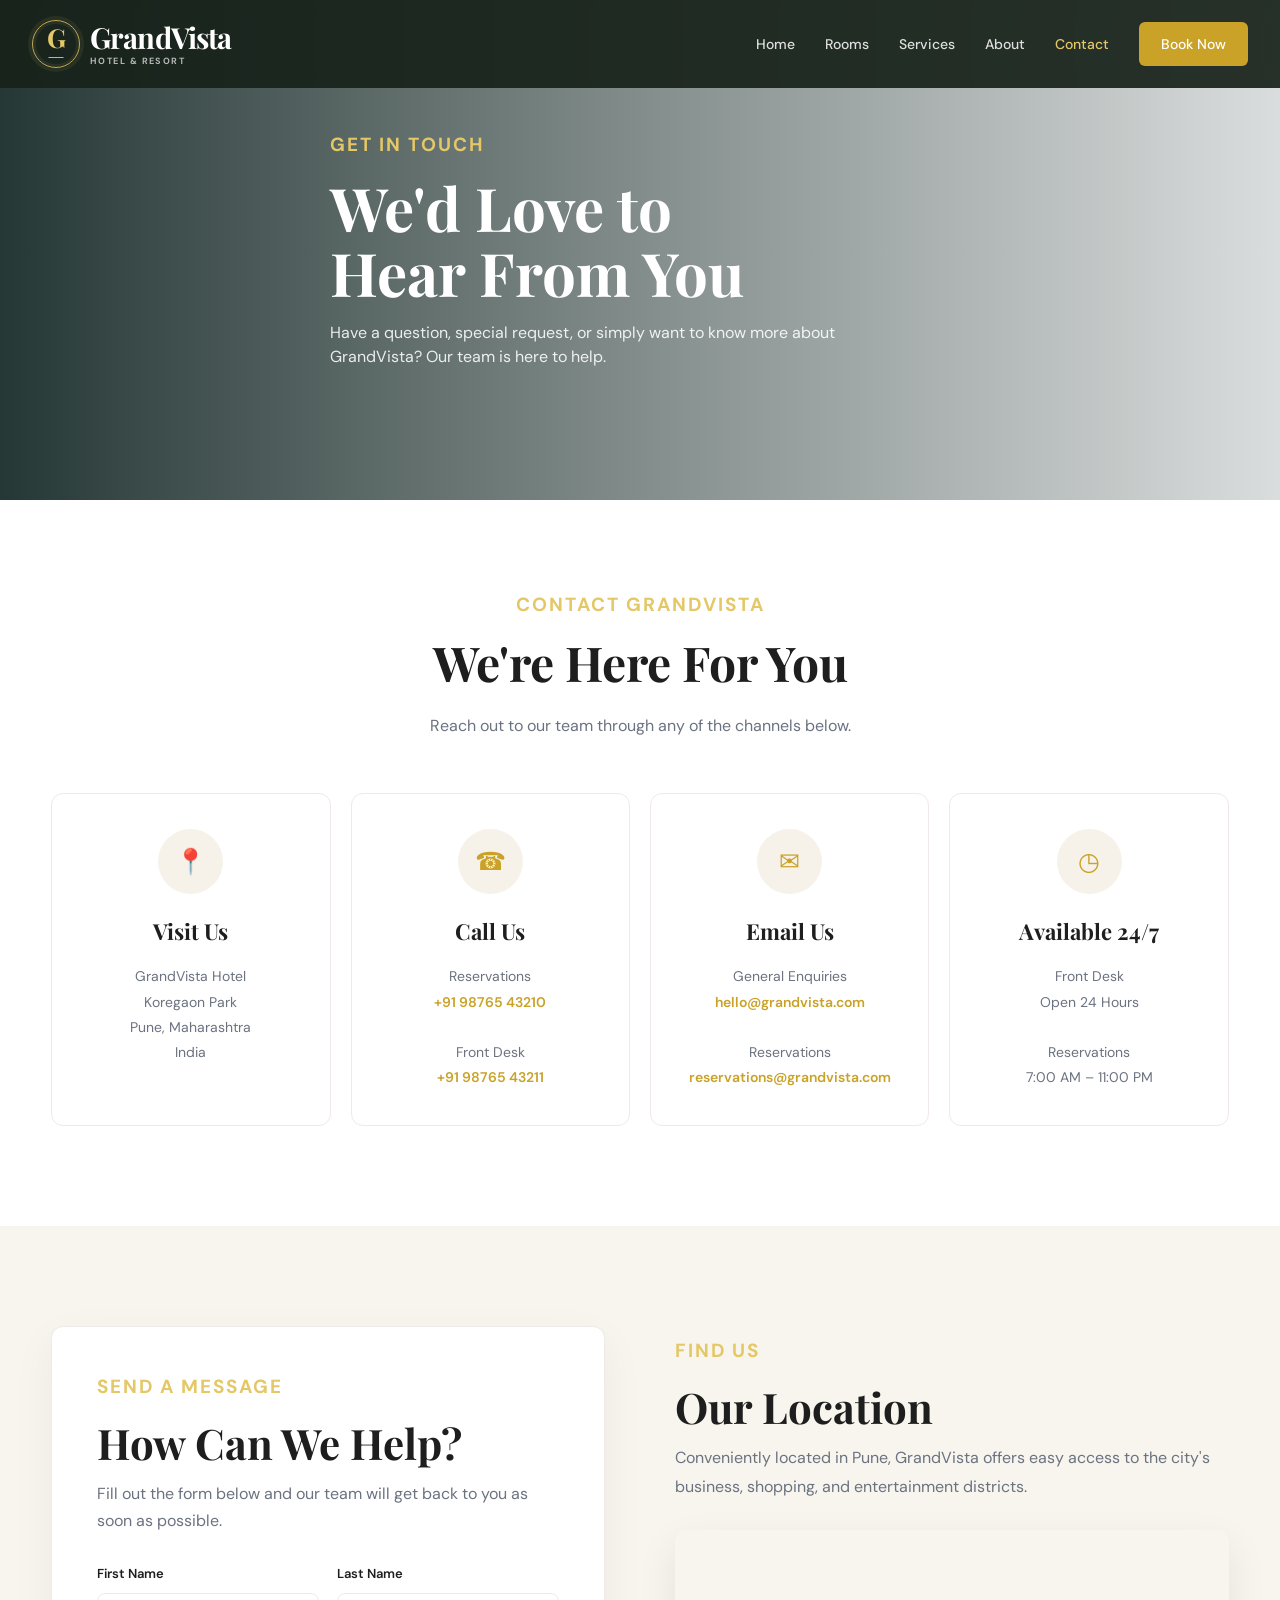
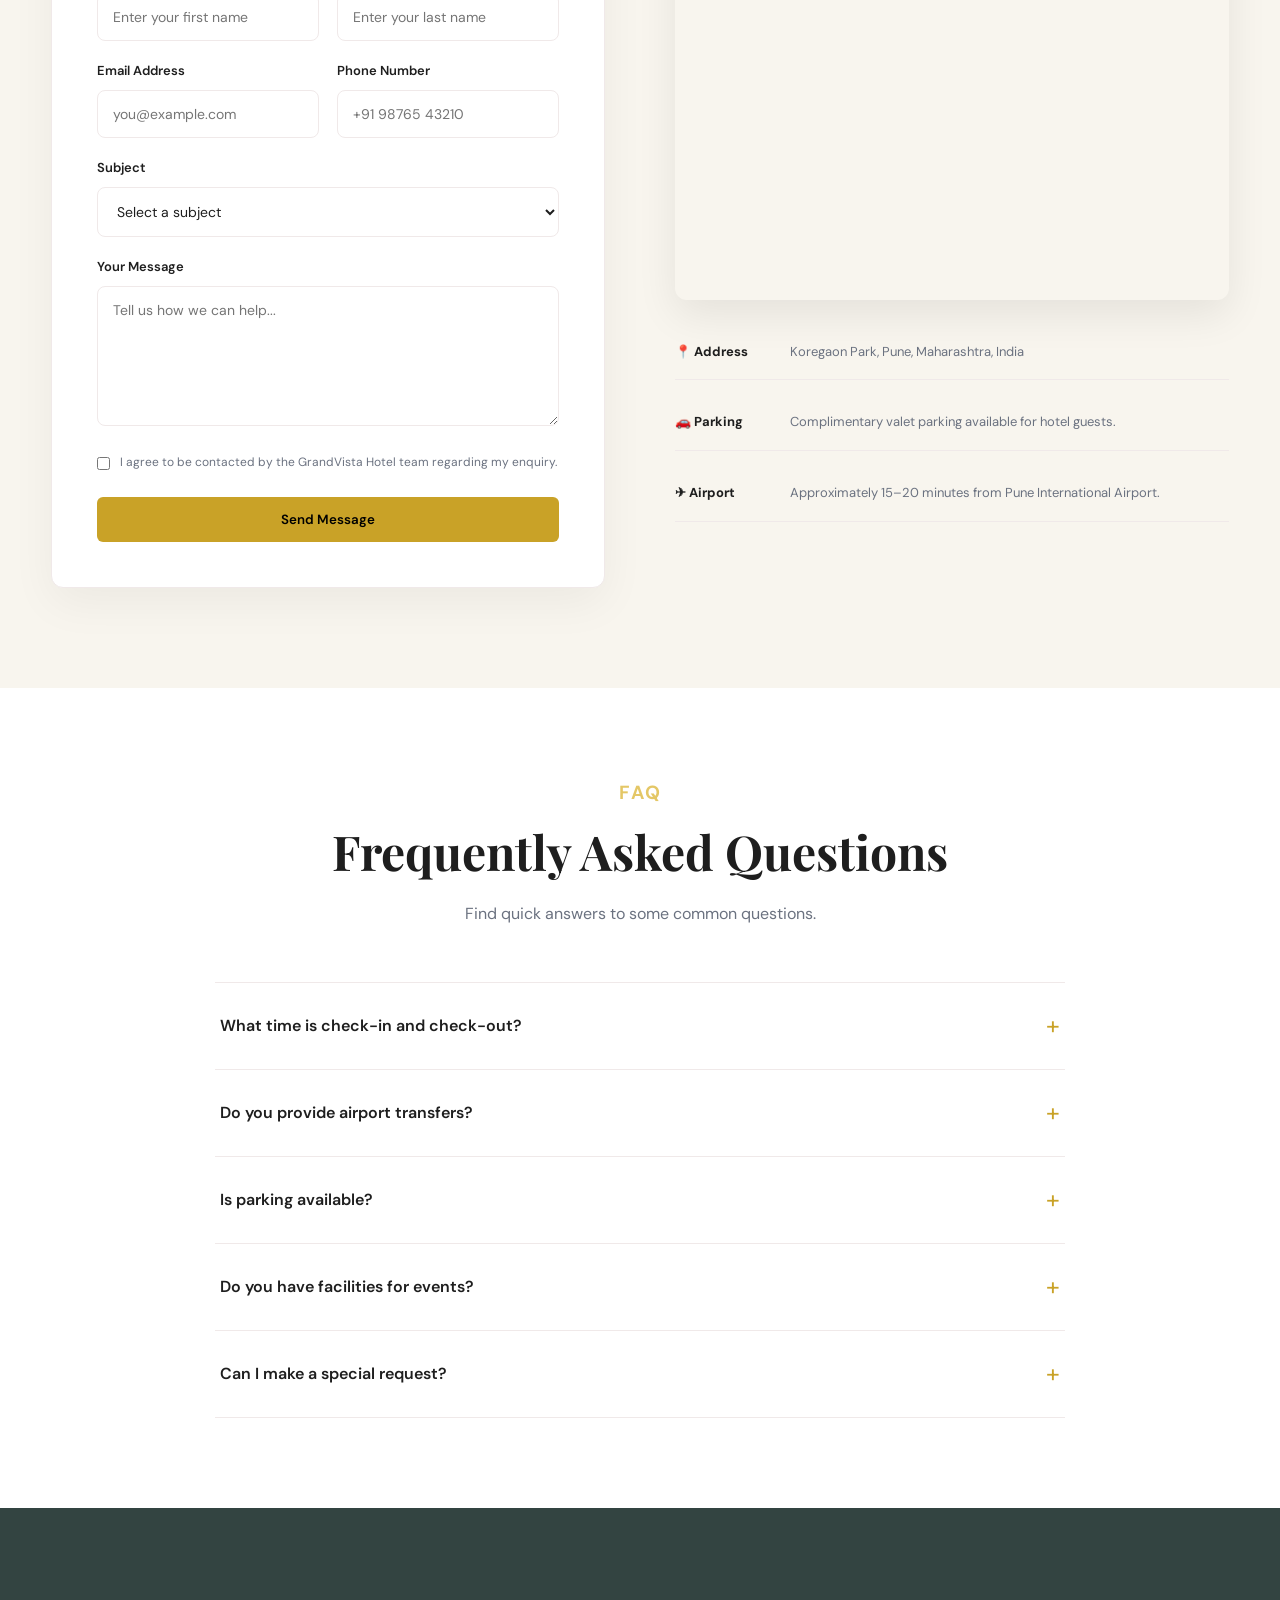
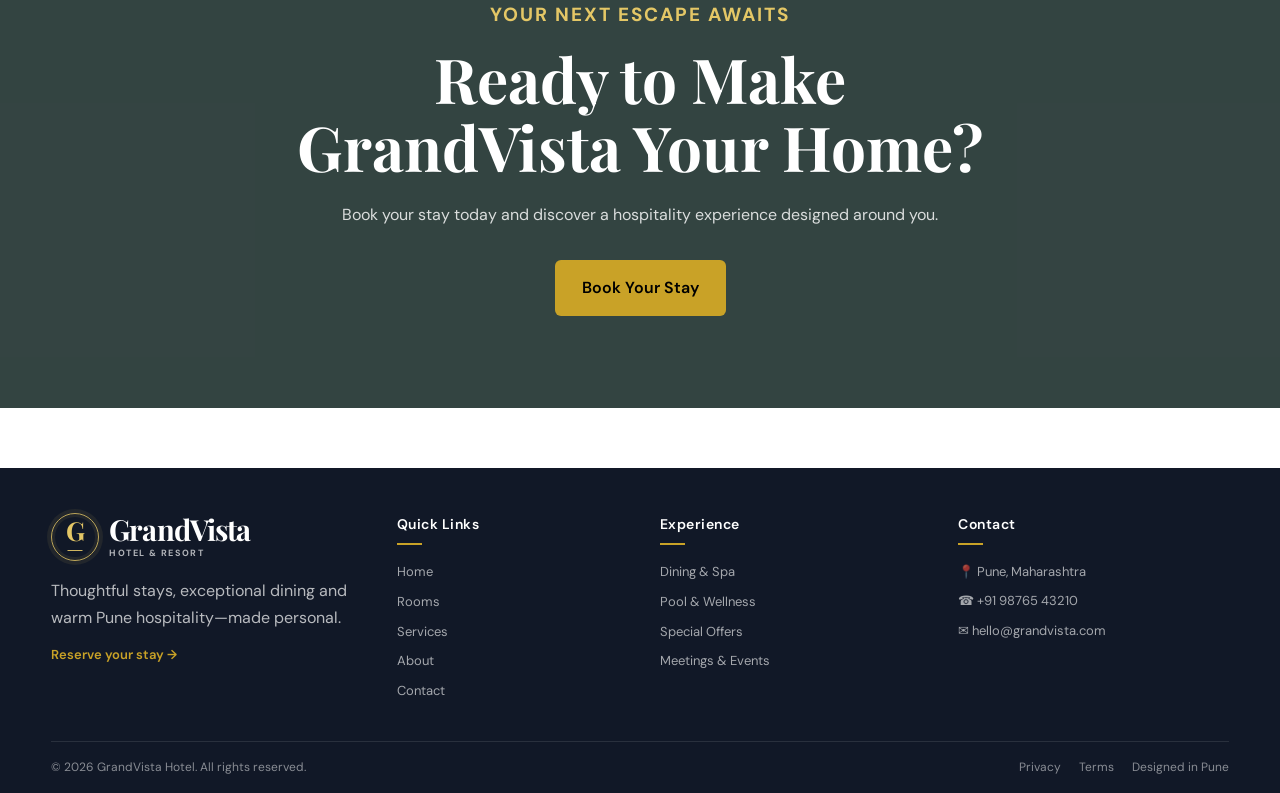
<file: frontend/pages/contact.html>
<!DOCTYPE html>
<html lang="en">

<head>

    <meta charset="UTF-8">

    <meta name="viewport" content="width=device-width, initial-scale=1.0">

    <title>Contact Us | GrandVista Hotel</title>

    <!-- Google Fonts -->
    <link rel="preconnect" href="https://fonts.googleapis.com">
    <link rel="preconnect" href="https://fonts.gstatic.com" crossorigin>

    <link
        href="https://fonts.googleapis.com/css2?family=DM+Sans:wght@400;500;600;700&family=Playfair+Display:wght@500;600;700&display=swap"
        rel="stylesheet"
    >

    <!-- Main CSS -->
    <link rel="stylesheet" href="../css/style.css">

    <!-- Contact CSS -->
    <link rel="stylesheet" href="../css/contact.css">

</head>

<body class="contact-page">


<!-- =========================================
     HEADER
========================================= -->

<header class="header">

    <div class="container navbar">

        <a href="../index.html" class="logo">

            <span class="logo-icon">
                G
            </span>

            <span class="logo-text">

                <strong>
                    GrandVista
                </strong>

                <small>
                    HOTEL & RESORT
                </small>

            </span>

        </a>


        <nav class="nav-menu">

            <a href="../index.html">
                Home
            </a>

            <a href="rooms.html">
                Rooms
            </a>

            <a href="services.html">
                Services
            </a>

            <a href="about.html">
                About
            </a>

            <a href="contact.html" class="active">
                Contact
            </a>

            <a href="booking.html" class="nav-btn">
                Book Now
            </a>

        </nav>


        <button class="menu-toggle" id="menuToggle">
            ☰
        </button>

    </div>

</header>



<!-- =========================================
     CONTACT HERO
========================================= -->

<section class="contact-hero">

    <div class="contact-hero-overlay"></div>

    <div class="container contact-hero-content">

        <p class="section-label">
            GET IN TOUCH
        </p>

        <h1>
            We'd Love to<br>
            Hear From You
        </h1>

        <p>
            Have a question, special request, or simply
            want to know more about GrandVista?
            Our team is here to help.
        </p>

    </div>

</section>



<!-- =========================================
     CONTACT INFORMATION
========================================= -->

<section class="section contact-info-section">

    <div class="container">

        <div class="section-heading centered">

            <p class="section-label">
                CONTACT GRANDVISTA
            </p>

            <h2>
                We're Here For You
            </h2>

            <p>
                Reach out to our team through any of the
                channels below.
            </p>

        </div>


        <div class="contact-info-grid">


            <!-- LOCATION -->

            <div class="contact-info-card">

                <div class="contact-icon">
                    📍
                </div>

                <h3>
                    Visit Us
                </h3>

                <p>
                    GrandVista Hotel
                    <br>
                    Koregaon Park
                    <br>
                    Pune, Maharashtra
                    <br>
                    India
                </p>

            </div>


            <!-- PHONE -->

            <div class="contact-info-card">

                <div class="contact-icon">
                    ☎
                </div>

                <h3>
                    Call Us
                </h3>

                <p>
                    Reservations
                    <br>

                    <a href="tel:+919876543210">
                        +91 98765 43210
                    </a>

                    <br><br>

                    Front Desk
                    <br>

                    <a href="tel:+919876543211">
                        +91 98765 43211
                    </a>

                </p>

            </div>


            <!-- EMAIL -->

            <div class="contact-info-card">

                <div class="contact-icon">
                    ✉
                </div>

                <h3>
                    Email Us
                </h3>

                <p>

                    General Enquiries
                    <br>

                    <a href="mailto:hello@grandvista.com">
                        hello@grandvista.com
                    </a>

                    <br><br>

                    Reservations
                    <br>

                    <a href="mailto:reservations@grandvista.com">
                        reservations@grandvista.com
                    </a>

                </p>

            </div>


            <!-- HOURS -->

            <div class="contact-info-card">

                <div class="contact-icon">
                    ◷
                </div>

                <h3>
                    Available 24/7
                </h3>

                <p>
                    Front Desk
                    <br>
                    Open 24 Hours
                    <br><br>

                    Reservations
                    <br>
                    7:00 AM – 11:00 PM
                </p>

            </div>

        </div>

    </div>

</section>



<!-- =========================================
     CONTACT FORM + MAP
========================================= -->

<section class="contact-main-section">

    <div class="container contact-main-grid">


        <!-- CONTACT FORM -->

        <div class="contact-form-wrapper">

            <p class="section-label">
                SEND A MESSAGE
            </p>

            <h2>
                How Can We Help?
            </h2>

            <p class="form-intro">
                Fill out the form below and our team will
                get back to you as soon as possible.
            </p>


            <form id="contactForm">


                <div class="form-row">

                    <div class="form-group">

                        <label for="firstName">
                            First Name
                        </label>

                        <input
                            type="text"
                            id="firstName"
                            name="firstName"
                            placeholder="Enter your first name"
                            required
                        >

                    </div>


                    <div class="form-group">

                        <label for="lastName">
                            Last Name
                        </label>

                        <input
                            type="text"
                            id="lastName"
                            name="lastName"
                            placeholder="Enter your last name"
                            required
                        >

                    </div>

                </div>


                <div class="form-row">

                    <div class="form-group">

                        <label for="email">
                            Email Address
                        </label>

                        <input
                            type="email"
                            id="email"
                            name="email"
                            placeholder="you@example.com"
                            required
                        >

                    </div>


                    <div class="form-group">

                        <label for="phone">
                            Phone Number
                        </label>

                        <input
                            type="tel"
                            id="phone"
                            name="phone"
                            placeholder="+91 98765 43210"
                        >

                    </div>

                </div>


                <div class="form-group">

                    <label for="subject">
                        Subject
                    </label>

                    <select id="subject" name="subject" required>

                        <option value="">
                            Select a subject
                        </option>

                        <option value="reservation">
                            Reservation
                        </option>

                        <option value="general">
                            General Enquiry
                        </option>

                        <option value="feedback">
                            Feedback
                        </option>

                        <option value="event">
                            Events & Celebrations
                        </option>

                        <option value="corporate">
                            Corporate Enquiry
                        </option>

                    </select>

                </div>


                <div class="form-group">

                    <label for="message">
                        Your Message
                    </label>

                    <textarea
                        id="message"
                        name="message"
                        rows="6"
                        placeholder="Tell us how we can help..."
                        required
                    ></textarea>

                </div>


                <label class="contact-checkbox">

                    <input
                        type="checkbox"
                        required
                    >

                    <span>
                        I agree to be contacted by the
                        GrandVista Hotel team regarding
                        my enquiry.
                    </span>

                </label>


                <button
                    type="submit"
                    class="btn btn-primary contact-submit"
                >
                    Send Message
                </button>


                <div
                    id="contactSuccess"
                    class="contact-success"
                >
                    ✓ Thank you! Your message has been
                    received. Our team will contact you soon.
                </div>

            </form>

        </div>



        <!-- MAP / LOCATION -->

        <div class="location-wrapper">

            <div class="location-header">

                <p class="section-label">
                    FIND US
                </p>

                <h2>
                    Our Location
                </h2>

                <p>
                    Conveniently located in Pune, GrandVista
                    offers easy access to the city's business,
                    shopping, and entertainment districts.
                </p>

            </div>


            <div class="map-container">

                <iframe
                    src="https://www.google.com/maps?q=Koregaon%20Park%20Pune%20Maharashtra&output=embed"
                    loading="lazy"
                    title="GrandVista Hotel Location"
                ></iframe>

            </div>


            <div class="location-details">

                <div>
                    <strong>
                        📍 Address
                    </strong>

                    <span>
                        Koregaon Park, Pune,
                        Maharashtra, India
                    </span>
                </div>


                <div>
                    <strong>
                        🚗 Parking
                    </strong>

                    <span>
                        Complimentary valet parking
                        available for hotel guests.
                    </span>
                </div>


                <div>
                    <strong>
                        ✈ Airport
                    </strong>

                    <span>
                        Approximately 15–20 minutes
                        from Pune International Airport.
                    </span>
                </div>

            </div>

        </div>

    </div>

</section>



<!-- =========================================
     FAQ
========================================= -->

<section class="section faq-section">

    <div class="container">

        <div class="section-heading centered">

            <p class="section-label">
                FAQ
            </p>

            <h2>
                Frequently Asked Questions
            </h2>

            <p>
                Find quick answers to some common questions.
            </p>

        </div>


        <div class="faq-container">


            <!-- FAQ 1 -->

            <details class="faq-item">

                <summary>
                    What time is check-in and check-out?
                    <span>+</span>
                </summary>

                <div class="faq-answer">

                    <p>
                        Standard check-in is from 2:00 PM
                        and check-out is until 12:00 PM.
                        Early check-in and late check-out
                        are subject to availability.
                    </p>

                </div>

            </details>


            <!-- FAQ 2 -->

            <details class="faq-item">

                <summary>
                    Do you provide airport transfers?
                    <span>+</span>
                </summary>

                <div class="faq-answer">

                    <p>
                        Yes. Our concierge team can arrange
                        comfortable airport transfers for
                        hotel guests. Please contact us in
                        advance to arrange your pickup.
                    </p>

                </div>

            </details>


            <!-- FAQ 3 -->

            <details class="faq-item">

                <summary>
                    Is parking available?
                    <span>+</span>
                </summary>

                <div class="faq-answer">

                    <p>
                        Yes. Complimentary valet parking is
                        available for guests staying at
                        GrandVista.
                    </p>

                </div>

            </details>


            <!-- FAQ 4 -->

            <details class="faq-item">

                <summary>
                    Do you have facilities for events?
                    <span>+</span>
                </summary>

                <div class="faq-answer">

                    <p>
                        Yes. GrandVista offers spaces suitable
                        for weddings, corporate events,
                        conferences, private dinners, and
                        celebrations.
                    </p>

                </div>

            </details>


            <!-- FAQ 5 -->

            <details class="faq-item">

                <summary>
                    Can I make a special request?
                    <span>+</span>
                </summary>

                <div class="faq-answer">

                    <p>
                        Absolutely. You can mention your
                        requirements while booking or contact
                        our team directly. We will do our best
                        to accommodate your request.
                    </p>

                </div>

            </details>

        </div>

    </div>

</section>



<!-- =========================================
     CTA
========================================= -->

<section class="contact-cta">

    <div class="contact-cta-overlay"></div>

    <div class="container contact-cta-content">

        <p class="section-label">
            YOUR NEXT ESCAPE AWAITS
        </p>

        <h2>
            Ready to Make<br>
            GrandVista Your Home?
        </h2>

        <p>
            Book your stay today and discover a
            hospitality experience designed around you.
        </p>

        <a href="booking.html" class="btn btn-primary">
            Book Your Stay
        </a>

    </div>

</section>



<!-- =========================================
     FOOTER
========================================= -->

<footer class="footer">

    <div class="container footer-grid">


        <div class="footer-brand">

            <a href="../index.html" class="logo">

                <span class="logo-icon">
                    G
                </span>

                <span class="logo-text">

                    <strong>
                        GrandVista
                    </strong>

                    <small>
                        HOTEL & RESORT
                    </small>

                </span>

            </a>

            <p>
                A refined hotel experience where
                comfort, elegance, and warm hospitality
                come together.
            </p>

        </div>


        <div class="footer-links">

            <h4>
                Quick Links
            </h4>

            <a href="../index.html">
                Home
            </a>

            <a href="rooms.html">
                Rooms
            </a>

            <a href="services.html">
                Services
            </a>

            <a href="about.html">
                About
            </a>

            <a href="contact.html">
                Contact
            </a>

        </div>


        <div class="footer-contact">

            <h4>
                Contact
            </h4>

            <p>
                📍 Pune, Maharashtra
            </p>

            <p>
                ☎ +91 98765 43210
            </p>

            <p>
                ✉ hello@grandvista.com
            </p>

        </div>

        <div class="footer-links footer-guest-services">

            <h4>
                Guest Services
            </h4>

            <a href="booking.html">
                Book Your Stay
            </a>

            <a href="services.html">
                Dining & Wellness
            </a>

            <a href="services.html">
                Events & Meetings
            </a>

            <a href="services.html">
                Concierge Assistance
            </a>

        </div>

    </div>


    <div class="container footer-bottom">

        <p>
            © 2026 GrandVista Hotel. All rights reserved.
        </p>

        <p>
            Designed with elegance.
        </p>

    </div>

</footer>


<!-- Main JS -->
<script src="../js/main.js"></script>


<!-- Contact Form JS -->
<script>

    const contactForm = document.getElementById("contactForm");

    const contactSuccess = document.getElementById("contactSuccess");


    contactForm.addEventListener("submit", function(event) {

        event.preventDefault();

        contactSuccess.style.display = "block";

        contactForm.reset();

        setTimeout(function() {

            contactSuccess.style.display = "none";

        }, 5000);

    });

</script>


</body>
</html>
</file>
<file: frontend/css/style.css>
/* =========================================
   ROOT VARIABLES
========================================= */

:root {
    --primary: #17221B;
    --secondary: #24352A;
    --dark: #101812;

    --gold: #C9A227;
    --gold-light: #E4C766;

    --cream: #F8F5EE;
    --white: #ffffff;

    --text: #1E1E1E;
    --text-light: #6B7280;

    --border: #f0e9e9;

    --shadow: 0 15px 40px rgba(0, 0, 0, 0.08);
    --transition: all 0.3s ease;
    --radius: 12px;
}

/* =========================================
   RESET
========================================= */

* {
    margin: 0;
    padding: 0;
    box-sizing: border-box;
}

html {
    scroll-behavior: smooth;
}

body {
    font-family: "DM Sans", sans-serif;
    color: var(--text);
    background: var(--white);
    line-height: 1.6;
}

img {
    width: 100%;
    height: auto;
    display: block;
    object-fit: cover;
}

a {
    text-decoration: none;
    color: inherit;
}

button,
input,
select,
textarea {
    font-family: inherit;
}

.container {
    width: min(1180px, 92%);
    margin: auto;
}

.section {
    padding: 90px 0;
}

body.no-scroll {
    overflow: hidden;
}

/* =========================================
   HEADER
========================================= */

.header {
    position: absolute;
    top: 0;
    left: 0;
    width: 100%;
    z-index: 100;
    background: rgba(23, 34, 27, 0.92);
    backdrop-filter: blur(10px);
    transition: background 0.3s ease, box-shadow 0.3s ease;
}

.header.scrolled {
    box-shadow: 0 8px 30px rgba(0, 0, 0, 0.08);
}

.navbar {
    height: 88px;
    width: 100%;
    max-width: none;
    padding-left: 32px;
    padding-right: 32px;
    display: flex;
    align-items: center;
    justify-content: space-between;
}

/* Logo */

.logo {
    display: inline-flex;
    align-items: center;
    gap: 10px;
    line-height: 1;
    margin-right: auto;
    font-family: "Playfair Display", serif;
    font-size: 28px;
    font-weight: 700;
    color: var(--white);
}

.logo-icon {
    display: inline-grid;
    width: 48px;
    height: 48px;
    place-items: center;
    border: 1px solid rgba(228, 199, 102, 0.82);
    border-radius: 50%;
    color: var(--gold-light);
    font-family: "Playfair Display", serif;
    font-size: 0;
    position: relative;
    box-shadow:
        inset 0 0 0 3px rgba(228, 199, 102, 0.08),
        0 0 0 4px rgba(228, 199, 102, 0.08);
}

.logo-icon::before {
    content: "G";
    font-size: 26px;
    font-weight: 700;
    line-height: 1;
    transform: translateY(-1px);
}

.logo-icon::after {
    content: "";
    position: absolute;
    width: 15px;
    height: 1px;
    bottom: 9px;
    left: 50%;
    background: var(--gold-light);
    transform: translateX(-50%);
    opacity: 0.9;
}

.logo-text {
    display: flex;
    flex-direction: column;
    gap: 5px;
    color: var(--white);
}

.logo-text strong {
    color: var(--white);
    font-size: 29px;
    letter-spacing: -0.03em;
}

.logo-text small {
    color: rgba(255, 255, 255, 0.68);
    font-family: "DM Sans", sans-serif;
    font-size: 9px;
    font-weight: 700;
    letter-spacing: 0.16em;
}

/* Navigation */

.nav-menu {
    display: flex;
    align-items: center;
    gap: 30px;
    margin-left: auto;
}

.nav-menu a {
    color: rgba(255, 255, 255, 0.85);
    font-size: 14px;
    font-weight: 500;
    transition: var(--transition);
}

.nav-menu a:hover,
.nav-menu a.active {
    color: var(--gold-light);
}

.nav-btn {
    background: var(--gold);
    color: var(--white) !important;
    padding: 11px 22px;
    border-radius: 6px;
}

.nav-btn:hover {
    background: var(--gold-light);
    color: var(--primary) !important;
}

.menu-toggle {
    display: none;
    border: none;
    background: none;
    color: var(--white);
    font-size: 28px;
    cursor: pointer;
}

/* =========================================
   SHARED TEXT + BUTTONS
========================================= */

.section-label {
    color: var(--gold-light);
    font-size: 19px;
    font-weight: 700;
    letter-spacing: 2px;
    margin-bottom: 15px;
}

.hero-description {
    max-width: 600px;
    color: rgba(255, 255, 255, 0.85);
    font-size: 17px;
    margin-bottom: 35px;
}

.hero-buttons {
    display: flex;
    gap: 15px;
    flex-wrap: wrap;
}

.btn {
    display: inline-flex;
    align-items: center;
    justify-content: center;
    padding: 14px 26px;
    border-radius: 6px;
    font-weight: 600;
    border: 1px solid transparent;
    cursor: pointer;
    transition: transform 0.25s ease, box-shadow 0.25s ease, background 0.25s ease, color 0.25s ease;
}

.btn:hover {
    transform: translateY(-2px);
}

.btn-primary {
    background: var(--gold);
    color: black;
}

.btn-primary:hover {
    background: var(--gold-light);
    color: var(--primary);
}

.btn-outline {
    border-color: rgba(21, 111, 97, 0.797);
    color: black;
}

.btn-outline:hover {
    background: var(--white);
    color: var(--primary);
}

/* Quick-booking fields (used on home page) */

.booking-field {
    display: flex;
    flex-direction: column;
    gap: 7px;
}

.booking-field label {
    font-size: 12px;
    font-weight: 700;
    color: var(--text-light);
    text-transform: uppercase;
}

.booking-field input,
.booking-field select {
    border: 1px solid var(--border);
    padding: 13px;
    border-radius: 6px;
    background: var(--cream);
    outline: none;
}

.booking-field input:focus,
.booking-field select:focus {
    border-color: var(--gold);
}

/* =========================================
   SECTION HEADINGS
========================================= */

.section-heading {
    justify-content: space-between;
    align-items: end;
    margin-bottom: 45px;
}

.section-heading h2,
.centered h2 {
    font-family: "Playfair Display", serif;
    font-size: clamp(34px, 4vw, 48px);
    line-height: 1.15;
    margin-bottom: 22px;
}

.centered {
    text-align: center;
    max-width: 650px;
    margin: 0 auto 50px;
}

.centered > p:last-child {
    color: var(--text-light);
}

/* Services page heading */

.services-section-heading {
    display: grid;
    grid-template-columns: 150px 1fr 380px;
    align-items: center;
    column-gap: 55px;
    width: 100%;
    max-width: none;
    margin: 0 0 60px;
    text-align: left;
}

.services-heading-label {
    display: flex;
    flex-direction: column;
    gap: 4px;
    color: var(--gold);
    font-size: 13px;
    font-weight: 700;
    letter-spacing: 3px;
    line-height: 1.5;
}

.services-heading-title h2 {
    margin: 0;
    font-family: "Playfair Display", serif;
    font-size: clamp(48px, 5vw, 68px);
    font-weight: 600;
    line-height: 0.98;
    letter-spacing: -2px;
    color: var(--text);
}

.services-heading-description {
    max-width: 380px;
}

.services-heading-description p {
    margin: 0;
    color: var(--text-light);
    font-size: 17px;
    line-height: 1.7;
}

/* =========================================
   FOOTER (rendered by main.js on every page)
========================================= */

.footer {
    background: #111827;
    color: #c1baba;
    margin-top: 60px;
    padding: 45px 0 0;
}

.footer-grid {
    display: grid;
    grid-template-columns: 1.35fr 1fr 1.15fr 1.15fr;
    gap: 28px;
    align-items: start;
}

.footer-brand p {
    max-width: 320px;
    margin-top: 16px;
    line-height: 1.7;
    color: rgba(255, 255, 255, 0.7);
}

.footer-reserve-link {
    display: inline-block;
    margin-top: 14px;
    color: #c9a227;
    font-size: 13px;
    font-weight: 600;
    transition: transform 0.25s ease;
}

.footer-reserve-link:hover {
    transform: translateX(4px);
}

.footer-links,
.footer-contact {
    display: flex;
    flex-direction: column;
}

.footer h4 {
    position: relative;
    margin: 0 0 17px;
    padding-bottom: 10px;
    color: #fff;
    font-size: 14px;
    font-weight: 600;
    letter-spacing: 0.5px;
}

.footer h4::after {
    content: "";
    position: absolute;
    left: 0;
    bottom: 0;
    width: 25px;
    height: 2px;
    background: #c9a227;
}

.footer-links a {
    width: fit-content;
    margin-bottom: 9px;
    color: rgba(255, 255, 255, 0.62);
    font-size: 13px;
    transition: all 0.25s ease;
}

.footer-links a:hover {
    color: #c9a227;
    transform: translateX(3px);
}

.footer-contact p {
    margin: 0 0 10px;
    color: rgba(255, 255, 255, 0.62);
    font-size: 13px;
    line-height: 1.5;
}

.footer-bottom {
    margin-top: 30px;
    padding: 16px 0;
    border-top: 1px solid rgba(255, 255, 255, 0.1);
    display: flex;
    justify-content: space-between;
    align-items: center;
    gap: 20px;
}

.footer-bottom p {
    margin: 0;
    color: rgba(255, 255, 255, 0.5);
    font-size: 12px;
}

.footer-legal {
    display: flex;
    gap: 18px;
    align-items: center;
}

.footer-legal a,
.footer-legal span {
    color: rgba(255, 255, 255, 0.5);
    font-size: 12px;
    transition: color 0.25s ease;
}

.footer-legal a:hover {
    color: #c9a227;
}

/* =========================================
   SCROLL REVEAL
========================================= */

.reveal,
.home-service-card,
.testimonial-card {
    opacity: 0;
    transform: translateY(35px);
    transition: opacity 0.7s ease, transform 0.7s ease;
}

.reveal.show,
.home-service-card.show,
.testimonial-card.show {
    opacity: 1;
    transform: translateY(0);
}

.home-service-card:nth-child(2),
.testimonial-card:nth-child(2) { transition-delay: 0.1s; }

.home-service-card:nth-child(3),
.testimonial-card:nth-child(3) { transition-delay: 0.2s; }

.home-service-card:nth-child(4) { transition-delay: 0.3s; }

/* =========================================
   SCROLL TO TOP
========================================= */

.scroll-top {
    position: fixed;
    right: 25px;
    bottom: 25px;
    width: 48px;
    height: 48px;
    border: none;
    border-radius: 50%;
    background: var(--gold);
    color: var(--white);
    font-size: 22px;
    cursor: pointer;
    display: flex;
    align-items: center;
    justify-content: center;
    z-index: 999;
    opacity: 0;
    visibility: hidden;
    transform: translateY(20px);
    transition: opacity 0.3s ease, visibility 0.3s ease, transform 0.3s ease;
    box-shadow: 0 8px 25px rgba(0, 0, 0, 0.18);
}

.scroll-top.show {
    opacity: 1;
    visibility: visible;
    transform: translateY(0);
}

.scroll-top.show:hover {
    transform: translateY(-4px);
}

/* =========================================
   LIGHTBOX
========================================= */

.lightbox {
    position: fixed;
    inset: 0;
    background: rgba(0, 0, 0, 0.88);
    display: flex;
    align-items: center;
    justify-content: center;
    padding: 30px;
    z-index: 2000;
    opacity: 0;
    visibility: hidden;
    transition: opacity 0.3s ease, visibility 0.3s ease;
}

.lightbox.active {
    opacity: 1;
    visibility: visible;
}

.lightbox-image {
    width: auto;
    max-width: 90%;
    max-height: 85vh;
    object-fit: contain;
    border-radius: var(--radius);
    box-shadow: 0 20px 60px rgba(0, 0, 0, 0.4);
}

.lightbox-close {
    position: absolute;
    top: 25px;
    right: 30px;
    width: 45px;
    height: 45px;
    border: none;
    background: rgba(255, 255, 255, 0.12);
    color: white;
    font-size: 32px;
    line-height: 1;
    border-radius: 50%;
    cursor: pointer;
}

.lightbox-close:hover {
    background: rgba(255, 255, 255, 0.25);
}

.gallery-item {
    overflow: hidden;
    cursor: pointer;
}

/* =========================================
   POLICY MODAL
========================================= */

.policy-modal {
    position: fixed;
    inset: 0;
    display: flex;
    align-items: center;
    justify-content: center;
    padding: 20px;
    background: rgba(0, 0, 0, 0.65);
    opacity: 0;
    visibility: hidden;
    transition: opacity 0.3s ease, visibility 0.3s ease;
    z-index: 9999;
}

.policy-modal.active {
    opacity: 1;
    visibility: visible;
}

.policy-box {
    position: relative;
    width: 620px;
    max-width: 100%;
    max-height: 80vh;
    overflow-y: auto;
    padding: 30px;
    background: #ffffff;
    color: #333333;
    border-radius: 8px;
    box-shadow: 0 20px 60px rgba(0, 0, 0, 0.3);
    transform: translateY(20px);
    transition: transform 0.3s ease;
}

.policy-modal.active .policy-box {
    transform: translateY(0);
}

.policy-box h2 {
    margin: 0 0 20px;
    color: #111827;
    font-family: "Playfair Display", serif;
    font-size: 24px;
}

.policy-box h2::after {
    content: "";
    display: block;
    width: 30px;
    height: 2px;
    margin-top: 8px;
    background: #c9a227;
}

#policyContent p {
    margin-bottom: 14px;
    color: #666666;
    font-size: 14px;
    line-height: 1.7;
}

#policyContent h4 {
    margin: 20px 0 7px;
    color: #111827;
    font-size: 15px;
}

.policy-close {
    position: absolute;
    top: 10px;
    right: 15px;
    width: 35px;
    height: 35px;
    border: none;
    background: transparent;
    color: #555555;
    font-size: 28px;
    cursor: pointer;
    transition: color 0.25s ease;
}

.policy-close:hover {
    color: #c9a227;
}

/* =========================================
   RESPONSIVE
========================================= */

@media (max-width: 1100px) {
    .services-section-heading {
        grid-template-columns: 120px 1fr;
        row-gap: 20px;
    }

    .services-heading-description {
        grid-column: 1 / -1;
        max-width: 560px;
    }
}

@media (max-width: 900px) {

    /* Mobile navigation */

    .menu-toggle {
        display: block;
    }

    .nav-menu {
        position: absolute;
        top: 100%;
        left: 0;
        width: 100%;
        background: var(--primary);
        padding: 18px 32px 26px;
        flex-direction: column;
        align-items: flex-start;
        gap: 4px;
        margin-left: 0;
        opacity: 0;
        visibility: hidden;
        transform: translateY(-10px);
        box-shadow: 0 15px 30px rgba(0, 0, 0, 0.18);
        transition: opacity 0.3s ease, transform 0.3s ease, visibility 0.3s ease;
    }

    .nav-menu.active {
        opacity: 1;
        visibility: visible;
        transform: translateY(0);
    }

    .nav-menu a {
        display: block;
        width: 100%;
        padding: 12px 0;
    }

    .nav-menu .nav-btn {
        width: auto;
        margin-top: 8px;
        padding: 11px 22px;
    }

    /* Footer */

    .footer-grid {
        grid-template-columns: 1fr 1fr;
    }
}

@media (max-width: 700px) {

    .footer-brand {
        grid-column: 1 / -1;
    }

    .footer-bottom {
        flex-direction: column;
        align-items: flex-start;
        gap: 8px;
    }

    .services-section-heading {
        grid-template-columns: 1fr;
    }
}

@media (max-width: 600px) {

    .navbar {
        height: 76px;
        padding-left: 18px;
        padding-right: 18px;
    }

    .nav-menu {
        padding-left: 18px;
        padding-right: 18px;
    }

    .logo-icon {
        width: 40px;
        height: 40px;
    }

    .logo-icon::before {
        font-size: 22px;
    }

    .logo-icon::after {
        bottom: 7px;
        width: 13px;
    }

    .logo-text strong {
        font-size: 24px;
    }

    .section {
        padding: 70px 0;
    }

    .section-heading {
        flex-direction: column;
        align-items: flex-start;
        gap: 15px;
    }

    .hero-description {
        font-size: 15px;
    }

    .hero-buttons {
        flex-direction: column;
        align-items: stretch;
    }

    .btn {
        text-align: center;
    }

    .scroll-top {
        right: 15px;
        bottom: 15px;
    }

    .lightbox {
        padding: 15px;
    }

    .lightbox-image {
        max-width: 100%;
        max-height: 75vh;
    }

    .lightbox-close {
        top: 15px;
        right: 15px;
    }

    .policy-modal {
        padding: 15px;
    }

    .policy-box {
        padding: 25px 20px;
        max-height: 85vh;
    }

    .policy-box h2 {
        font-size: 21px;
        padding-right: 30px;
    }

    #policyContent p {
        font-size: 13px;
    }
}

@media (max-width: 480px) {

    .footer-grid {
        grid-template-columns: 1fr;
        gap: 28px;
    }

    .footer-brand {
        grid-column: auto;
    }

    .footer-legal {
        flex-wrap: wrap;
        gap: 6px 12px;
    }
}
</file>
<file: frontend/css/contact.css>
/* =========================================
   CONTACT HERO
========================================= */

.contact-hero {
    min-height: 500px;
    height: 500px;
    position: relative;
    display: flex;
    align-items: center;
    background-image: url("https://images.unsplash.com/photo-1566665797739-1674de7a421a?auto=format&fit=crop&w=1800&q=90");
    background-size: cover;
    background-position: center;
}

.contact-hero-overlay {
    position: absolute;
    inset: 0;
    background: linear-gradient(90deg,
        rgba(7, 28, 25, 0.88),
        rgba(7, 28, 25, 0.5),
        rgba(7, 28, 25, 0.15));
}

.contact-hero-content {
    position: relative;
    z-index: 2;
    max-width: 620px;
    color: var(--white);
}

.contact-hero-content h1 {
    font-family: "Playfair Display", serif;
    font-size: clamp(40px, 5vw, 60px);
    line-height: 1.08;
    margin: 10px 0 16px;
}

.contact-hero-content p:last-child {
    max-width: 600px;
    color: rgba(255, 255, 255, 0.88);
    font-size: 16px;
    line-height: 1.55;
}

/* =========================================
   CONTACT INFO
========================================= */

.contact-info-section {
    padding-bottom: 100px;
}

.contact-info-grid {
    display: grid;
    grid-template-columns: repeat(4, 1fr);
    gap: 20px;
    margin-top: 55px;
}

.contact-info-card {
    padding: 35px 25px;
    text-align: center;
    background: var(--white);
    border: 1px solid var(--border);
    border-radius: var(--radius);
    transition: transform var(--transition), box-shadow var(--transition);
}

.contact-info-card:hover {
    transform: translateY(-7px);
    box-shadow: var(--shadow);
}

.contact-icon {
    width: 65px;
    height: 65px;
    margin: 0 auto 20px;
    border-radius: 50%;
    display: flex;
    align-items: center;
    justify-content: center;
    background: rgba(183, 145, 76, 0.12);
    color: var(--gold);
    font-size: 25px;
}

.contact-info-card h3 {
    font-family: "Playfair Display", serif;
    font-size: 22px;
    margin-bottom: 15px;
}

.contact-info-card p {
    color: var(--text-light);
    font-size: 14px;
    line-height: 1.8;
}

.contact-info-card a {
    color: var(--gold);
    font-weight: 600;
}

.contact-info-card a:hover {
    text-decoration: underline;
}

/* =========================================
   CONTACT FORM + MAP
========================================= */

.contact-main-section {
    padding: 100px 0;
    background: var(--cream);
}

.contact-main-grid {
    display: grid;
    grid-template-columns: 1fr 1fr;
    gap: 70px;
    align-items: start;
}

.contact-form-wrapper {
    background: var(--white);
    padding: 45px;
    border-radius: var(--radius);
    border: 1px solid var(--border);
    box-shadow: 0 15px 45px rgba(0, 0, 0, 0.05);
}

.contact-form-wrapper h2,
.location-wrapper h2 {
    font-family: "Playfair Display", serif;
    font-size: 42px;
    line-height: 1.2;
    margin: 10px 0 12px;
}

.form-intro {
    color: var(--text-light);
    line-height: 1.7;
    margin-bottom: 30px;
}

.form-row {
    display: grid;
    grid-template-columns: 1fr 1fr;
    gap: 18px;
}

.form-group {
    margin-bottom: 20px;
}

.form-group label {
    display: block;
    margin-bottom: 8px;
    font-size: 13px;
    font-weight: 600;
    color: var(--text);
}

.form-group input,
.form-group select,
.form-group textarea {
    width: 100%;
    padding: 14px 15px;
    border: 1px solid var(--border);
    border-radius: 8px;
    background: var(--white);
    color: var(--text);
    font-size: 14px;
    outline: none;
    transition: border-color var(--transition), box-shadow var(--transition);
}

.form-group textarea {
    resize: vertical;
    min-height: 140px;
}

.form-group input:focus,
.form-group select:focus,
.form-group textarea:focus {
    border-color: var(--gold);
    box-shadow: 0 0 0 3px rgba(183, 145, 76, 0.1);
}

.contact-checkbox {
    display: flex;
    align-items: flex-start;
    gap: 10px;
    margin: 5px 0 25px;
    cursor: pointer;
}

.contact-checkbox input {
    margin-top: 4px;
    accent-color: var(--gold);
}

.contact-checkbox span {
    color: var(--text-light);
    font-size: 12px;
    line-height: 1.6;
}

.contact-submit {
    width: 100%;
    border: none;
    cursor: pointer;
}

.contact-success {
    display: none;
    margin-top: 20px;
    padding: 14px;
    border-radius: 8px;
    background: rgba(47, 125, 78, 0.1);
    color: #2f7d4e;
    font-size: 14px;
    line-height: 1.5;
}

/* =========================================
   LOCATION
========================================= */

.location-wrapper {
    padding-top: 10px;
}

.location-header > p:not(.section-label) {
    color: var(--text-light);
    line-height: 1.8;
    margin-bottom: 28px;
}

.map-container {
    width: 100%;
    height: 370px;
    overflow: hidden;
    border-radius: var(--radius);
    box-shadow: var(--shadow);
}

.map-container iframe {
    width: 100%;
    height: 100%;
    border: 0;
}

.location-details {
    display: grid;
    gap: 15px;
    margin-top: 25px;
}

.location-details div {
    display: flex;
    gap: 15px;
    padding: 17px 0;
    border-bottom: 1px solid var(--border);
    transition: background var(--transition), transform var(--transition), color var(--transition);
}

.location-details div:hover {
    background: rgba(201, 162, 39, 0.08);
    color: var(--gold);
    transform: translateX(5px);
    cursor: pointer;
}

.location-details strong {
    min-width: 100px;
    font-size: 13px;
}

.location-details div:hover strong {
    color: var(--gold);
}

.location-details span {
    color: var(--text-light);
    font-size: 13px;
    line-height: 1.6;
}

/* =========================================
   FAQ
========================================= */

.faq-section {
    background: var(--white);
}

.faq-container {
    max-width: 850px;
    margin: 55px auto 0;
}

.faq-item {
    border-bottom: 1px solid var(--border);
}

.faq-item:first-child {
    border-top: 1px solid var(--border);
}

.faq-item summary {
    list-style: none;
    cursor: pointer;
    padding: 23px 5px;
    display: flex;
    align-items: center;
    justify-content: space-between;
    gap: 20px;
    font-weight: 600;
    font-size: 16px;
}

.faq-item summary::-webkit-details-marker {
    display: none;
}

.faq-item summary span {
    color: var(--gold);
    font-size: 25px;
    font-weight: 400;
    transition: transform 0.3s ease;
}

.faq-item[open] summary span {
    transform: rotate(45deg);
}

.faq-answer {
    padding: 0 45px 25px 5px;
}

.faq-answer p {
    color: var(--text-light);
    font-size: 14px;
    line-height: 1.8;
    margin: 0;
}

/* =========================================
   CTA
========================================= */

.contact-cta {
    min-height: 500px;
    position: relative;
    display: flex;
    align-items: center;
    justify-content: center;
    text-align: center;
    color: var(--white);
    background-image: url("https://images.unsplash.com/photo-1601918774946-25832a4be0d6?auto=format&fit=crop&w=1800&q=90");
    background-size: cover;
    background-position: center;
}

.contact-cta-overlay {
    position: absolute;
    inset: 0;
    background: rgba(7, 27, 24, 0.82);
}

.contact-cta-content {
    position: relative;
    z-index: 2;
    max-width: 700px;
}

.contact-cta-content h2 {
    font-family: "Playfair Display", serif;
    font-size: clamp(40px, 5vw, 62px);
    line-height: 1.1;
    margin: 15px 0 20px;
}

.contact-cta-content > p:not(.section-label) {
    max-width: 600px;
    margin: 0 auto 30px;
    color: rgba(255, 255, 255, 0.82);
    line-height: 1.8;
}

/* =========================================
   RESPONSIVE
========================================= */

@media (max-width: 1000px) {

    .contact-info-grid {
        grid-template-columns: repeat(2, 1fr);
    }

    .contact-main-grid {
        grid-template-columns: 1fr;
        gap: 55px;
    }

    .location-wrapper {
        max-width: 800px;
        margin: auto;
    }
}

@media (max-width: 800px) {

    .contact-main-section {
        padding: 75px 0;
    }

    .contact-form-wrapper {
        padding: 35px;
    }
}

@media (max-width: 600px) {

    .contact-hero {
        min-height: 400px;
        height: 400px;
    }

    .contact-hero-content h1 {
        font-size: 36px;
    }

    .contact-hero-content p:last-child {
        font-size: 15px;
    }

    .contact-info-section {
        padding-bottom: 65px;
    }

    .contact-info-grid {
        grid-template-columns: 1fr;
        margin-top: 40px;
    }

    .contact-main-section {
        padding: 60px 0;
    }

    .contact-main-grid {
        gap: 45px;
    }

    .contact-form-wrapper {
        padding: 25px 20px;
    }

    .contact-form-wrapper h2,
    .location-wrapper h2 {
        font-size: 34px;
    }

    .form-row {
        grid-template-columns: 1fr;
        gap: 0;
    }

    .map-container {
        height: 300px;
    }

    .location-details div {
        flex-direction: column;
        gap: 5px;
    }

    .faq-container {
        margin-top: 40px;
    }

    .faq-item summary {
        font-size: 14px;
        padding: 20px 2px;
    }

    .faq-answer {
        padding-right: 10px;
    }

    .contact-cta {
        min-height: 450px;
    }

    .contact-cta-content h2 {
        font-size: 40px;
    }
}
</file>
